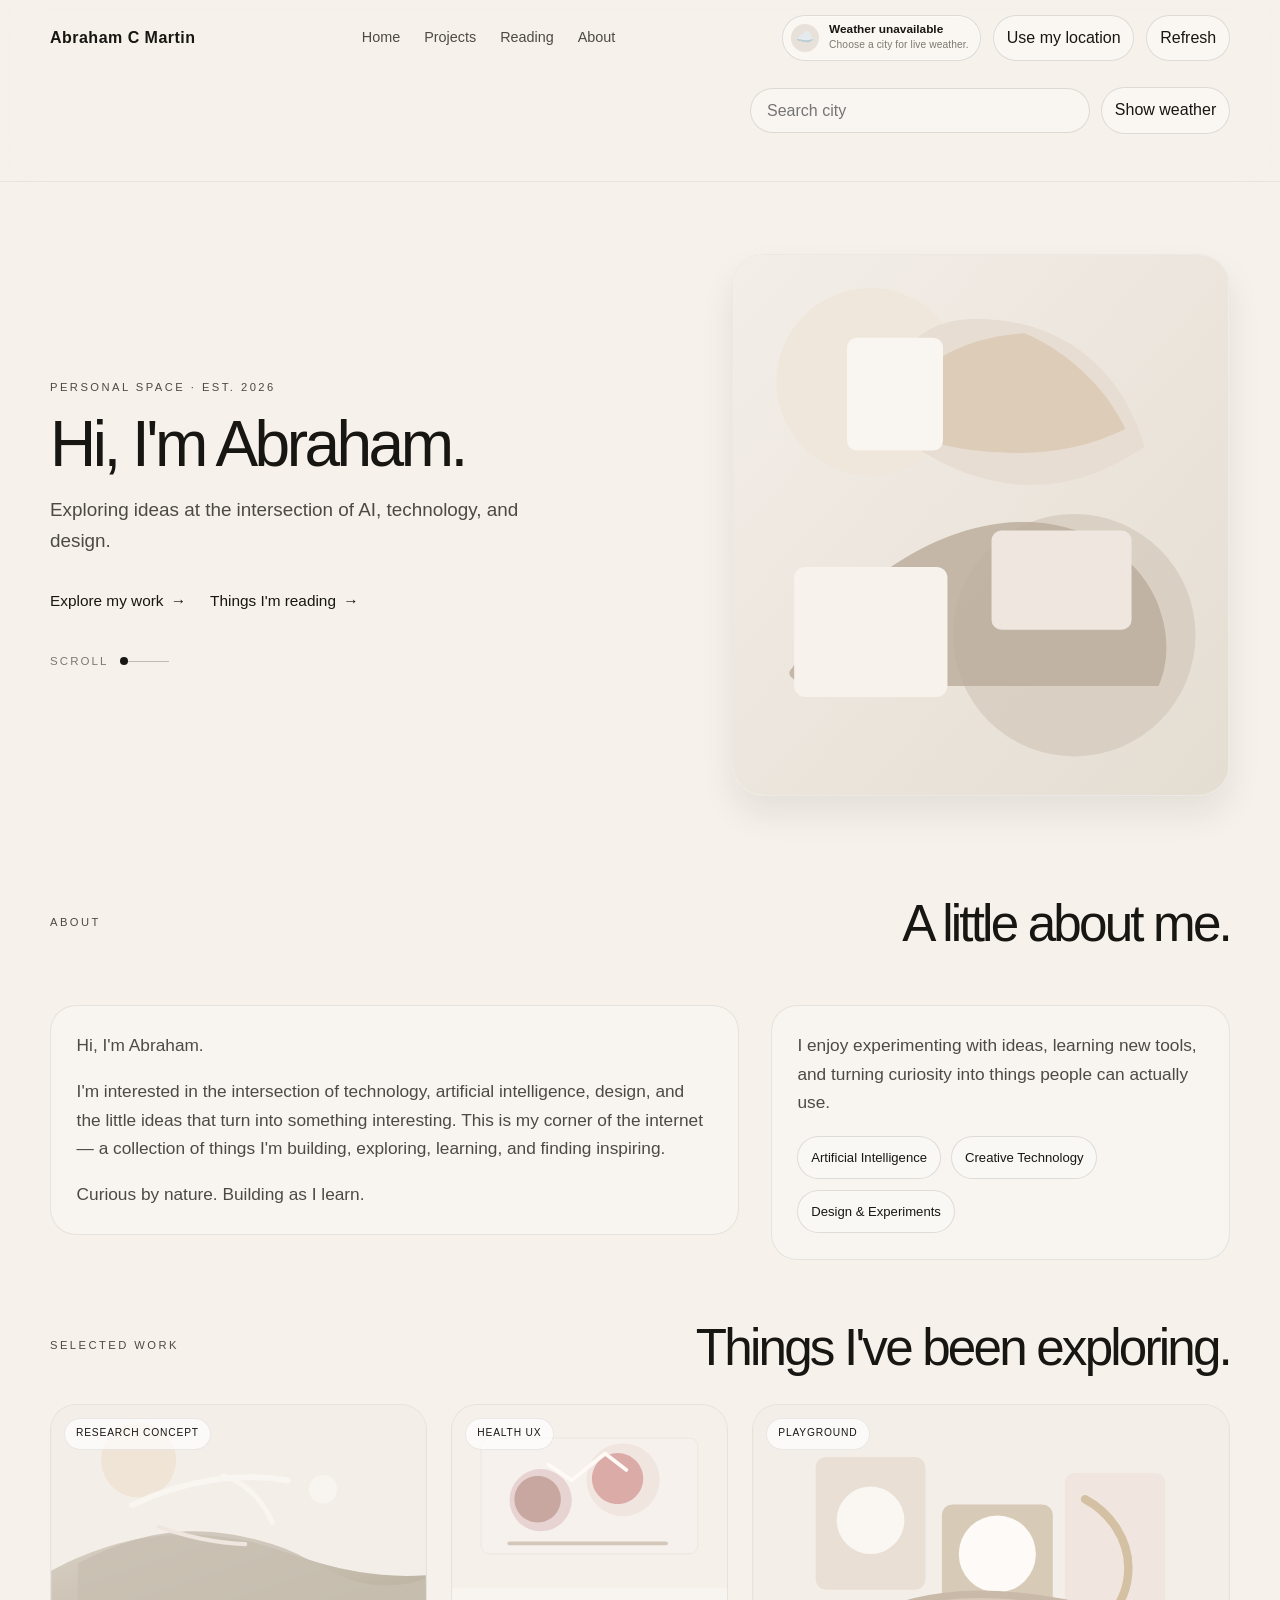
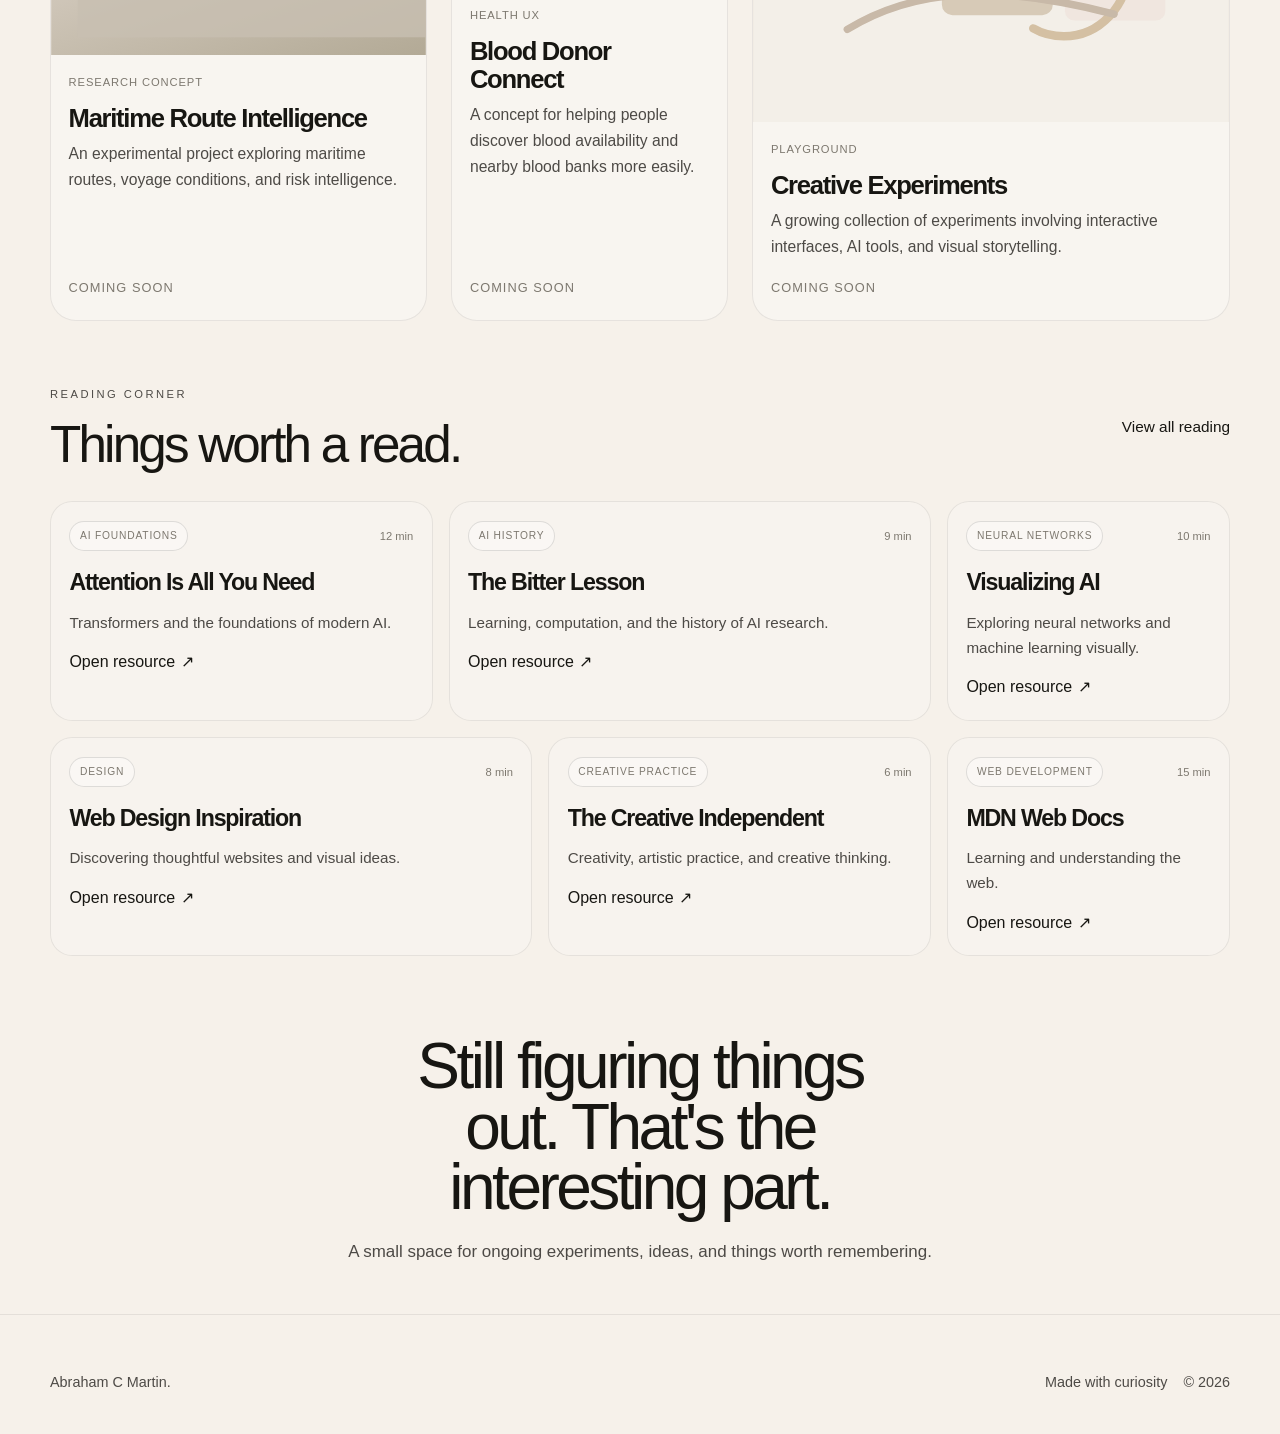
<file: index.html>
<!DOCTYPE html>
<html lang="en">
  <head>
    <meta charset="UTF-8" />
    <meta name="viewport" content="width=device-width, initial-scale=1.0" />
    <meta name="description" content="Abraham C Martin — personal portfolio exploring technology, AI, design, and creative experiments." />
    <meta name="theme-color" content="#f3efe9" />
    <meta property="og:title" content="Abraham C Martin — Personal Portfolio" />
    <meta property="og:description" content="A calm, editorial portfolio exploring AI, technology, design, and creative experiments." />
    <meta property="og:type" content="website" />
    <meta property="og:image" content="assets/images/hero-art.svg" />
    <title>Abraham C Martin — Personal Portfolio</title>
    <link rel="icon" type="image/svg+xml" href="assets/favicon.svg" />
    <link rel="stylesheet" href="style.css" />
  </head>
  <body>
    <div class="page-shell">
      <header class="site-header">
        <nav class="nav container" aria-label="Main navigation">
          <a class="wordmark" href="#top">Abraham C Martin</a>

          <div class="nav-links" id="navLinks">
            <a href="#top">Home</a>
            <a href="#projects">Projects</a>
            <a href="#reading">Reading</a>
            <a href="#about">About</a>
          </div>

          <div class="weather-strip" aria-live="polite">
            <div class="weather-pill" id="weatherStatus" tabindex="0" aria-label="Current weather">
              <span class="weather-icon" aria-hidden="true">☀️</span>
              <div class="weather-text">
                <span class="weather-location">Checking weather</span>
                <small class="weather-meta">Locating…</small>
              </div>
            </div>
            <button class="weather-locate" id="weatherLocateBtn" type="button">Use my location</button>
            <button class="weather-refresh" id="weatherRefreshBtn" type="button" aria-label="Refresh weather">
              Refresh
            </button>
          </div>

          <button class="menu-toggle" type="button" aria-label="Toggle navigation" aria-expanded="false">
            <span></span>
            <span></span>
            <span></span>
          </button>
        </nav>

        <div class="weather-search-wrap container">
          <form id="weatherForm" class="weather-form" novalidate>
            <label class="sr-only" for="weatherInput">Search a city</label>
            <input id="weatherInput" type="text" name="city" placeholder="Search city" aria-label="Search city" />
            <button type="submit">Show weather</button>
          </form>
          <p id="weatherError" class="weather-error" role="alert" aria-live="assertive"></p>
        </div>
      </header>

      <main id="top">
        <section class="hero container reveal">
          <div class="hero-copy">
            <p class="eyebrow">PERSONAL SPACE · EST. 2026</p>
            <h1>Hi, I'm Abraham.</h1>
            <p class="lede">Exploring ideas at the intersection of AI, technology, and design.</p>

            <div class="hero-links">
              <a href="#projects">Explore my work <span aria-hidden="true">→</span></a>
              <a href="#reading">Things I'm reading <span aria-hidden="true">→</span></a>
            </div>

            <div class="scroll-indicator" aria-hidden="true">
              <span>Scroll</span>
              <span class="scroll-line"></span>
            </div>
          </div>

          <div class="hero-visual" aria-label="Abstract editorial composition">
            <img src="assets/images/hero-art.svg" alt="Abstract editorial artwork in warm neutral tones" />
          </div>
        </section>

        <section id="about" class="section container reveal">
          <div class="section-heading">
            <p class="eyebrow">About</p>
            <h2>A little about me.</h2>
          </div>

          <div class="about-grid">
            <div class="about-copy">
              <p>Hi, I'm Abraham.</p>
              <p>
                I'm interested in the intersection of technology, artificial intelligence, design, and the little ideas that turn into something interesting. This is my corner of the internet — a collection of things I'm building, exploring, learning, and finding inspiring.
              </p>
              <p>Curious by nature. Building as I learn.</p>
            </div>

            <div class="about-note">
              <p>I enjoy experimenting with ideas, learning new tools, and turning curiosity into things people can actually use.</p>
              <ul class="interest-list" aria-label="Interests">
                <li>Artificial Intelligence</li>
                <li>Creative Technology</li>
                <li>Design &amp; Experiments</li>
              </ul>
            </div>
          </div>
        </section>

        <section id="projects" class="section container reveal">
          <div class="section-heading">
            <p class="eyebrow">Selected work</p>
            <h2>Things I've been exploring.</h2>
          </div>

          <div id="projectGrid" class="project-grid" aria-live="polite"></div>
        </section>

        <section id="reading" class="section container reveal">
          <div class="section-heading reading-heading">
            <div>
              <p class="eyebrow">Reading corner</p>
              <h2>Things worth a read.</h2>
            </div>
            <a class="text-link" href="#reading">View all reading</a>
          </div>

          <div id="readingList" class="reading-list" aria-live="polite"></div>
        </section>

        <section class="note container reveal">
          <p class="note-quote">Still figuring things out. That's the interesting part.</p>
          <p class="note-subtitle">A small space for ongoing experiments, ideas, and things worth remembering.</p>
        </section>
      </main>

      <footer class="site-footer">
        <div class="container footer-row">
          <p>Abraham C Martin.</p>
          <div class="footer-links">
            <a id="githubLink" href="#" target="_blank" rel="noreferrer noopener">GitHub</a>
            <a id="emailLink" href="#">Email</a>
          </div>
          <p class="footer-signoff">Made with curiosity</p>
          <p class="year-wrap">© <span id="year"></span></p>
        </div>
      </footer>
    </div>

    <script src="script.js"></script>
  </body>
</html>
</file>
<file: style.css>
:root {
  --bg: #f6f1ea;
  --panel: rgba(255, 255, 255, 0.56);
  --panel-strong: #fdfbf8;
  --line: rgba(20, 20, 18, 0.12);
  --text: #171612;
  --muted: #4d4a46;
  --soft: #7d786f;
  --accent: #d9d2c7;
  --shadow: 0 18px 34px rgba(28, 24, 20, 0.08);
  --radius: 26px;
  --radius-sm: 16px;
  --max-width: 1180px;
}

* {
  box-sizing: border-box;
}

html {
  scroll-behavior: smooth;
}

body {
  margin: 0;
  background: var(--bg);
  color: var(--text);
  font-family: "SF Pro Display", "SF Pro Text", "Segoe UI", sans-serif;
  line-height: 1.65;
  -webkit-font-smoothing: antialiased;
  text-rendering: optimizeLegibility;
}

a {
  color: inherit;
  text-decoration: none;
}

img {
  display: block;
  max-width: 100%;
}

button,
input {
  font: inherit;
}

button {
  cursor: pointer;
}

:focus-visible {
  outline: 2px solid rgba(23, 22, 18, 0.5);
  outline-offset: 3px;
}

.page-shell {
  min-height: 100vh;
}

.container {
  width: min(var(--max-width), calc(100% - 2rem));
  margin: 0 auto;
}

.site-header {
  position: sticky;
  top: 0;
  z-index: 30;
  backdrop-filter: blur(18px);
  background: rgba(246, 241, 234, 0.72);
  border-bottom: 1px solid rgba(23, 22, 18, 0.06);
}

.nav {
  display: flex;
  align-items: center;
  justify-content: space-between;
  gap: 1rem;
  min-height: 76px;
}

.wordmark {
  font-size: 1rem;
  letter-spacing: 0.03em;
  font-weight: 600;
  white-space: nowrap;
}

.nav-links {
  display: flex;
  align-items: center;
  justify-content: center;
  gap: 1.5rem;
  flex: 1;
}

.nav-links a {
  position: relative;
  font-size: 0.9rem;
  color: var(--muted);
  transition: color 180ms ease;
}

.nav-links a::after,
.hero-links a::after,
.text-link::after,
.project-link::after,
.footer-links a::after {
  content: "";
  position: absolute;
  left: 0;
  bottom: -0.15rem;
  width: 100%;
  height: 1px;
  background: var(--text);
  transform: scaleX(0);
  transform-origin: left;
  transition: transform 200ms ease;
}

.nav-links a:hover,
.hero-links a:hover,
.text-link:hover,
.project-link:hover,
.footer-links a:hover {
  color: var(--text);
}

.nav-links a:hover::after,
.hero-links a:hover::after,
.text-link:hover::after,
.project-link:hover::after,
.footer-links a:hover::after {
  transform: scaleX(1);
}

.weather-strip {
  display: flex;
  align-items: center;
  gap: 0.75rem;
  margin-left: auto;
}

.weather-pill {
  display: inline-flex;
  align-items: center;
  gap: 0.6rem;
  border: 1px solid var(--line);
  background: rgba(255, 255, 255, 0.4);
  border-radius: 999px;
  padding: 0.38rem 0.7rem 0.38rem 0.5rem;
  min-height: 2.5rem;
  box-shadow: inset 0 0 0 1px rgba(255, 255, 255, 0.38);
}

.weather-icon {
  width: 1.8rem;
  height: 1.8rem;
  display: grid;
  place-items: center;
  border-radius: 50%;
  background: rgba(214, 205, 192, 0.52);
  font-size: 0.9rem;
}

.weather-text {
  display: flex;
  flex-direction: column;
  min-width: 0;
}

.weather-location {
  font-size: 0.74rem;
  line-height: 1.2;
  font-weight: 600;
  white-space: nowrap;
}

.weather-meta {
  font-size: 0.64rem;
  color: var(--soft);
  letter-spacing: 0.01em;
  white-space: nowrap;
}

.weather-locate,
.weather-refresh,
.weather-form button,
.menu-toggle {
  border: 1px solid var(--line);
  background: rgba(255, 255, 255, 0.42);
  color: var(--text);
  border-radius: 999px;
  padding: 0.58rem 0.8rem;
  transition: transform 180ms ease, background 180ms ease;
}

.weather-locate:hover,
.weather-refresh:hover,
.weather-form button:hover,
.menu-toggle:hover {
  transform: translateY(-1px);
  background: rgba(255, 255, 255, 0.6);
}

.weather-search-wrap {
  padding: 0.7rem 0 1.2rem;
}

.weather-form {
  display: flex;
  align-items: center;
  gap: 0.7rem;
  max-width: 480px;
  margin-left: auto;
}

.weather-form input {
  flex: 1;
  min-width: 0;
  border: 1px solid var(--line);
  background: rgba(255, 255, 255, 0.3);
  border-radius: 999px;
  height: 2.8rem;
  padding: 0 1rem;
  color: var(--text);
}

.weather-error {
  max-width: 480px;
  margin: 0.5rem 0 0 auto;
  min-height: 1.25rem;
  font-size: 0.8rem;
  color: #6a4637;
}

.menu-toggle {
  display: none;
  width: 2.8rem;
  height: 2.8rem;
  padding: 0.55rem;
  align-items: center;
  justify-content: center;
  flex-direction: column;
  gap: 0.28rem;
}

.menu-toggle span {
  display: block;
  width: 1.15rem;
  height: 1px;
  background: var(--text);
}

main {
  padding-bottom: 3rem;
}

.hero {
  display: grid;
  grid-template-columns: 1.12fr 0.88fr;
  align-items: center;
  gap: 3rem;
  padding: 4.5rem 0 2.5rem;
}

.eyebrow {
  margin: 0 0 1.1rem;
  font-size: 0.7rem;
  letter-spacing: 0.22em;
  text-transform: uppercase;
  color: var(--muted);
}

.hero h1,
.section-heading h2,
.note-quote {
  margin: 0;
  font-weight: 500;
  letter-spacing: -0.055em;
  line-height: 0.94;
  color: var(--text);
}

.hero h1 {
  font-size: clamp(3.2rem, 5vw, 5.2rem);
}

.lede {
  max-width: 32rem;
  margin: 1.25rem 0 0;
  color: var(--muted);
  font-size: 1.18rem;
}

.hero-links {
  display: flex;
  flex-wrap: wrap;
  gap: 1.5rem;
  margin-top: 2rem;
}

.hero-links a,
.text-link,
.project-link,
.footer-links a {
  position: relative;
  display: inline-flex;
  align-items: center;
  gap: 0.45rem;
  font-size: 0.96rem;
  color: var(--text);
}

.scroll-indicator {
  display: inline-flex;
  align-items: center;
  gap: 0.7rem;
  margin-top: 2.4rem;
  color: var(--soft);
  font-size: 0.72rem;
  letter-spacing: 0.18em;
  text-transform: uppercase;
}

.scroll-line {
  position: relative;
  display: inline-block;
  width: 3.1rem;
  height: 1px;
  background: rgba(23, 22, 18, 0.25);
}

.scroll-line::after {
  content: "";
  position: absolute;
  left: 0;
  height: 0.5rem;
  width: 0.5rem;
  top: 50%;
  transform: translateY(-50%);
  border-radius: 50%;
  background: var(--text);
  animation: scrollPulse 1.7s ease-in-out infinite;
}

@keyframes scrollPulse {
  0% { left: 0; opacity: 0; }
  15% { opacity: 1; }
  100% { left: calc(100% - 0.5rem); opacity: 0; }
}

.hero-visual {
  position: relative;
  border-radius: 32px;
  overflow: hidden;
  background: rgba(255, 255, 255, 0.4);
  box-shadow: var(--shadow);
  min-height: 30rem;
  border: 1px solid rgba(23, 22, 18, 0.06);
}

.hero-visual img {
  width: 100%;
  height: 100%;
  object-fit: cover;
  transition: transform 500ms ease;
}

.hero-visual:hover img {
  transform: scale(1.02);
}

.section {
  padding: 4rem 0 0;
}

.section-heading {
  display: flex;
  align-items: end;
  justify-content: space-between;
  gap: 1rem;
  margin-bottom: 2rem;
}

.section-heading h2 {
  font-size: clamp(2.1rem, 4vw, 3.2rem);
}

.about-grid {
  display: grid;
  grid-template-columns: 1.2fr 0.8fr;
  gap: 2rem;
  align-items: start;
  padding-top: 1.5rem;
}

.about-copy,
.about-note {
  background: rgba(255, 255, 255, 0.26);
  border: 1px solid rgba(23, 22, 18, 0.08);
  border-radius: var(--radius);
  padding: 1.6rem;
}

.about-copy p,
.about-note p {
  margin: 0 0 1.1rem;
  font-size: 1.08rem;
  color: var(--muted);
}

.about-copy p:last-child,
.about-note p:last-child {
  margin-bottom: 0;
}

.interest-list {
  list-style: none;
  display: flex;
  flex-wrap: wrap;
  gap: 0.65rem;
  padding: 0;
  margin: 1.2rem 0 0;
}

.interest-list li {
  border: 1px solid var(--line);
  background: rgba(255, 255, 255, 0.36);
  border-radius: 999px;
  padding: 0.62rem 0.8rem;
  font-size: 0.82rem;
  color: var(--text);
}

.project-grid {
  display: grid;
  grid-template-columns: repeat(12, minmax(0, 1fr));
  gap: 1.5rem;
  align-items: stretch;
}

.project-card {
  grid-column: span 4;
  display: flex;
  flex-direction: column;
  background: rgba(255, 255, 255, 0.28);
  border: 1px solid rgba(23, 22, 18, 0.08);
  border-radius: 26px;
  overflow: hidden;
  transition: transform 200ms ease, box-shadow 200ms ease;
}

.project-card:nth-child(2n) {
  grid-column: span 3;
}

.project-card:nth-child(3n) {
  grid-column: span 5;
}

.project-card:hover {
  transform: translateY(-3px);
  box-shadow: var(--shadow);
}

.project-visual {
  position: relative;
  aspect-ratio: 1.5 / 1;
  overflow: hidden;
  background: #ece4db;
}

.project-visual img {
  width: 100%;
  height: 100%;
  object-fit: cover;
  transition: transform 400ms ease;
}

.project-card:hover .project-visual img {
  transform: scale(1.04);
}

.project-badge {
  position: absolute;
  top: 0.8rem;
  left: 0.8rem;
  z-index: 1;
  display: inline-flex;
  align-items: center;
  padding: 0.42rem 0.7rem;
  border-radius: 999px;
  background: rgba(255, 255, 255, 0.7);
  border: 1px solid rgba(23, 22, 18, 0.08);
  font-size: 0.64rem;
  letter-spacing: 0.08em;
  text-transform: uppercase;
}

.project-body {
  display: flex;
  flex: 1;
  flex-direction: column;
  padding: 1.1rem 1.1rem 1.35rem;
}

.project-meta {
  display: flex;
  justify-content: space-between;
  align-items: center;
  color: var(--soft);
  font-size: 0.7rem;
  letter-spacing: 0.08em;
  text-transform: uppercase;
}

.project-body h3 {
  margin: 0.8rem 0 0.55rem;
  font-size: clamp(1.5rem, 2vw, 2rem);
  letter-spacing: -0.05em;
  line-height: 1.1;
}

.project-body p {
  margin: 0;
  color: var(--muted);
  font-size: 0.98rem;
}

.project-link {
  margin-top: auto;
  padding-top: 1.1rem;
  width: fit-content;
}

.project-link .arrow,
.hero-links a .arrow {
  display: inline-block;
  transition: transform 200ms ease;
}

.project-card:hover .project-link .arrow,
.hero-links a:hover .arrow {
  transform: translate(3px, -3px);
}

.project-coming-soon {
  display: inline-flex;
  align-items: center;
  margin-top: auto;
  padding-top: 1.1rem;
  font-size: 0.8rem;
  letter-spacing: 0.08em;
  text-transform: uppercase;
  color: var(--soft);
}

.reading-heading {
  align-items: center;
}

.reading-list {
  display: grid;
  grid-template-columns: repeat(12, minmax(0, 1fr));
  gap: 1rem;
}

.reading-item {
  grid-column: span 4;
  padding: 1.2rem 1.15rem;
  border-radius: 22px;
  border: 1px solid rgba(23, 22, 18, 0.08);
  background: rgba(255, 255, 255, 0.2);
  transition: transform 200ms ease, border-color 200ms ease;
}

.reading-item:hover {
  transform: translateY(-2px);
  border-color: rgba(23, 22, 18, 0.15);
}

.reading-item:nth-child(2n) {
  grid-column: span 5;
}

.reading-item:nth-child(3n) {
  grid-column: span 3;
}

.reading-item a {
  display: block;
  color: var(--text);
}

.reading-topline {
  display: flex;
  justify-content: space-between;
  gap: 0.7rem;
  align-items: center;
  margin-bottom: 0.75rem;
}

.reading-topic {
  display: inline-flex;
  align-items: center;
  border: 1px solid var(--line);
  border-radius: 999px;
  padding: 0.35rem 0.6rem;
  background: rgba(255, 255, 255, 0.35);
  font-size: 0.64rem;
  letter-spacing: 0.08em;
  text-transform: uppercase;
  color: var(--soft);
}

.reading-time {
  font-size: 0.7rem;
  color: var(--soft);
}

.reading-item h3 {
  margin: 0 0 0.5rem;
  font-size: clamp(1.45rem, 1.8vw, 2rem);
  letter-spacing: -0.05em;
}

.reading-item p {
  margin: 0;
  color: var(--muted);
  font-size: 0.95rem;
}

.reading-footer {
  display: inline-flex;
  align-items: center;
  gap: 0.35rem;
  margin-top: 0.9rem;
  color: var(--text);
}

.note {
  padding-top: 5rem;
}

.note-quote {
  font-size: clamp(2.2rem, 5vw, 4.4rem);
  text-align: center;
  max-width: 14ch;
  margin: 0 auto;
}

.note-subtitle {
  margin: 1.3rem auto 0;
  max-width: 40rem;
  text-align: center;
  color: var(--muted);
  font-size: 1.06rem;
}

.site-footer {
  padding: 3.5rem 0 2.5rem;
  border-top: 1px solid rgba(23, 22, 18, 0.08);
}

.footer-row {
  display: grid;
  grid-template-columns: 1fr auto auto auto;
  align-items: center;
  gap: 1rem;
  color: var(--muted);
  font-size: 0.9rem;
}

.footer-row p {
  margin: 0;
}

.footer-links {
  display: inline-flex;
  align-items: center;
  gap: 1.1rem;
}

.footer-links a,
.footer-signoff,
.year-wrap {
  position: relative;
}

.footer-signoff {
  justify-self: center;
}

.year-wrap {
  justify-self: end;
}

.sr-only {
  position: absolute;
  width: 1px;
  height: 1px;
  padding: 0;
  margin: -1px;
  overflow: hidden;
  clip: rect(0, 0, 0, 0);
  white-space: nowrap;
  border: 0;
}

.reveal {
  opacity: 0;
  transform: translateY(18px);
  transition: opacity 600ms ease, transform 600ms ease;
}

.reveal.is-visible {
  opacity: 1;
  transform: translateY(0);
}

@media (max-width: 960px) {
  .weather-strip {
    gap: 0.35rem;
  }

  .hero {
    grid-template-columns: 1fr;
    padding-top: 3rem;
  }

  .about-grid {
    grid-template-columns: 1fr;
  }

  .project-card,
  .project-card:nth-child(2n),
  .project-card:nth-child(3n),
  .reading-item,
  .reading-item:nth-child(2n),
  .reading-item:nth-child(3n) {
    grid-column: span 6;
  }
}

@media (max-width: 760px) {
  .nav {
    position: relative;
    min-height: 66px;
  }

  .menu-toggle {
    display: inline-flex;
    margin-left: auto;
  }

  .nav-links {
    position: absolute;
    top: calc(100% + 0.35rem);
    left: 0;
    right: 0;
    display: none;
    flex-direction: column;
    align-items: flex-start;
    background: rgba(255, 255, 255, 0.7);
    border: 1px solid rgba(23, 22, 18, 0.08);
    border-radius: 18px;
    padding: 1rem;
    box-shadow: 0 16px 28px rgba(0, 0, 0, 0.06);
  }

  .nav-links.open {
    display: flex;
  }

  .weather-strip {
    width: 100%;
    justify-content: space-between;
    margin-left: 0;
    padding-top: 0.35rem;
  }

  .weather-locate,
  .weather-refresh {
    display: none;
  }

  .weather-form {
    max-width: none;
  }

  .project-card,
  .project-card:nth-child(2n),
  .project-card:nth-child(3n),
  .reading-item,
  .reading-item:nth-child(2n),
  .reading-item:nth-child(3n) {
    grid-column: 1 / -1;
  }

  .section-heading,
  .reading-heading,
  .footer-row {
    grid-template-columns: 1fr;
    display: grid;
  }

  .footer-row {
    justify-items: start;
  }

  .footer-signoff,
  .year-wrap {
    justify-self: start;
  }
}

@media (prefers-reduced-motion: reduce) {
  html {
    scroll-behavior: auto;
  }

  *,
  *::before,
  *::after {
    animation-duration: 0.01ms !important;
    animation-iteration-count: 1 !important;
    transition-duration: 0.01ms !important;
  }

  .reveal {
    opacity: 1;
    transform: none;
  }
}
</file>
